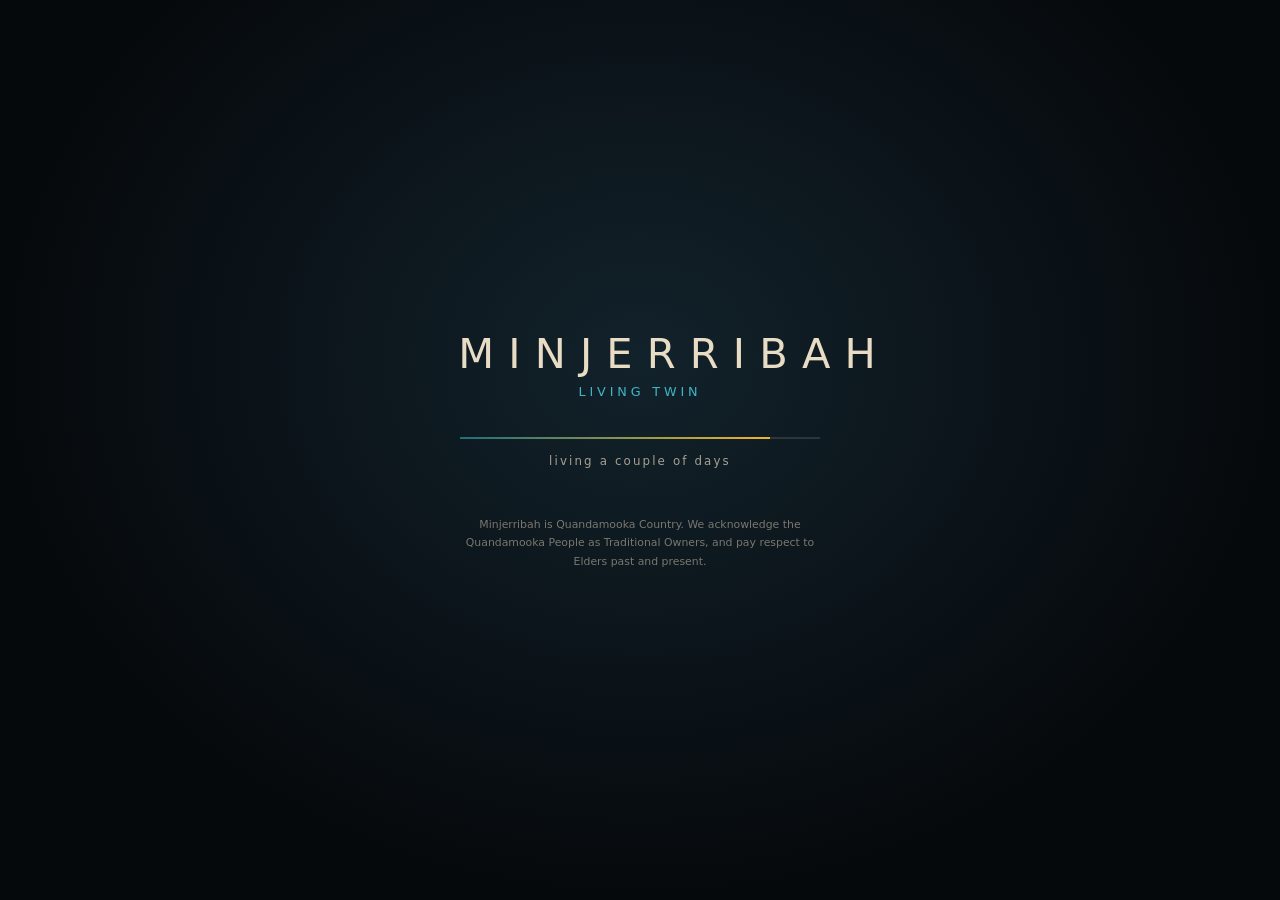
<file: index.html>
<!DOCTYPE html>
<html lang="en-AU">
<head>
<meta charset="utf-8">
<meta name="viewport" content="width=device-width, initial-scale=1, viewport-fit=cover">
<title>Minjerribah Living Twin</title>
<meta name="description" content="A living digital twin of Minjerribah / North Stradbroke Island: civic planning, island life, events, stewardship, and the works below the sand.">
<link rel="stylesheet" href="src/ui/design.css">
<link rel="stylesheet" href="src/ui/ui.css">
    <link rel="icon" type="image/png" sizes="32x32" href="assets/favicon-raster-32.png">
    <link rel="icon" type="image/png" sizes="192x192" href="assets/favicon-raster-192.png">
    <link rel="apple-touch-icon" sizes="180x180" href="assets/apple-touch-icon-raster-180.png">
</head>
<body>
<div id="boot">
  <div class="boot-inner">
    <div class="boot-mark">MINJERRIBAH</div>
    <div class="boot-sub">Living Twin</div>
    <div class="boot-bar"><i id="boot-bar-fill"></i></div>
    <div class="boot-status" id="boot-status">waking the island</div>
    <!-- Verbatim from data/lore.json acknowledgement.game_wording.short, which names the loading
         screen as where it belongs. It is repeated here rather than fetched because this markup is
         on screen before any pack has loaded. If the pack changes, change this line with it: the
         pack is the record and this is a copy. The earlier wording here was neither the short nor
         the long text and had drifted on its own. -->
    <div class="boot-ack">Minjerribah is Quandamooka Country. We acknowledge the Quandamooka People as Traditional Owners, and pay respect to Elders past and present.</div>
  </div>
</div>

<canvas id="stage" touch-action="none"></canvas>
<div id="ui-root"></div>

<script src="vendor/babylon.js"></script>
<script src="vendor/babylon.gui.js"></script>
<script src="vendor/babylon.materials.js"></script>
<!-- glTF and GLB loading. Vendored so a contributed scan can actually enter the world: docs/CAPTURE-CONTRACT.md
     described a pipeline the build could not execute, because nothing here could read a GLB. See docs/BUILDINGS.md. -->
<script src="vendor/babylon.loaders.js"></script>
<script type="module" src="src/main.js"></script>
</body>
</html>
</file>
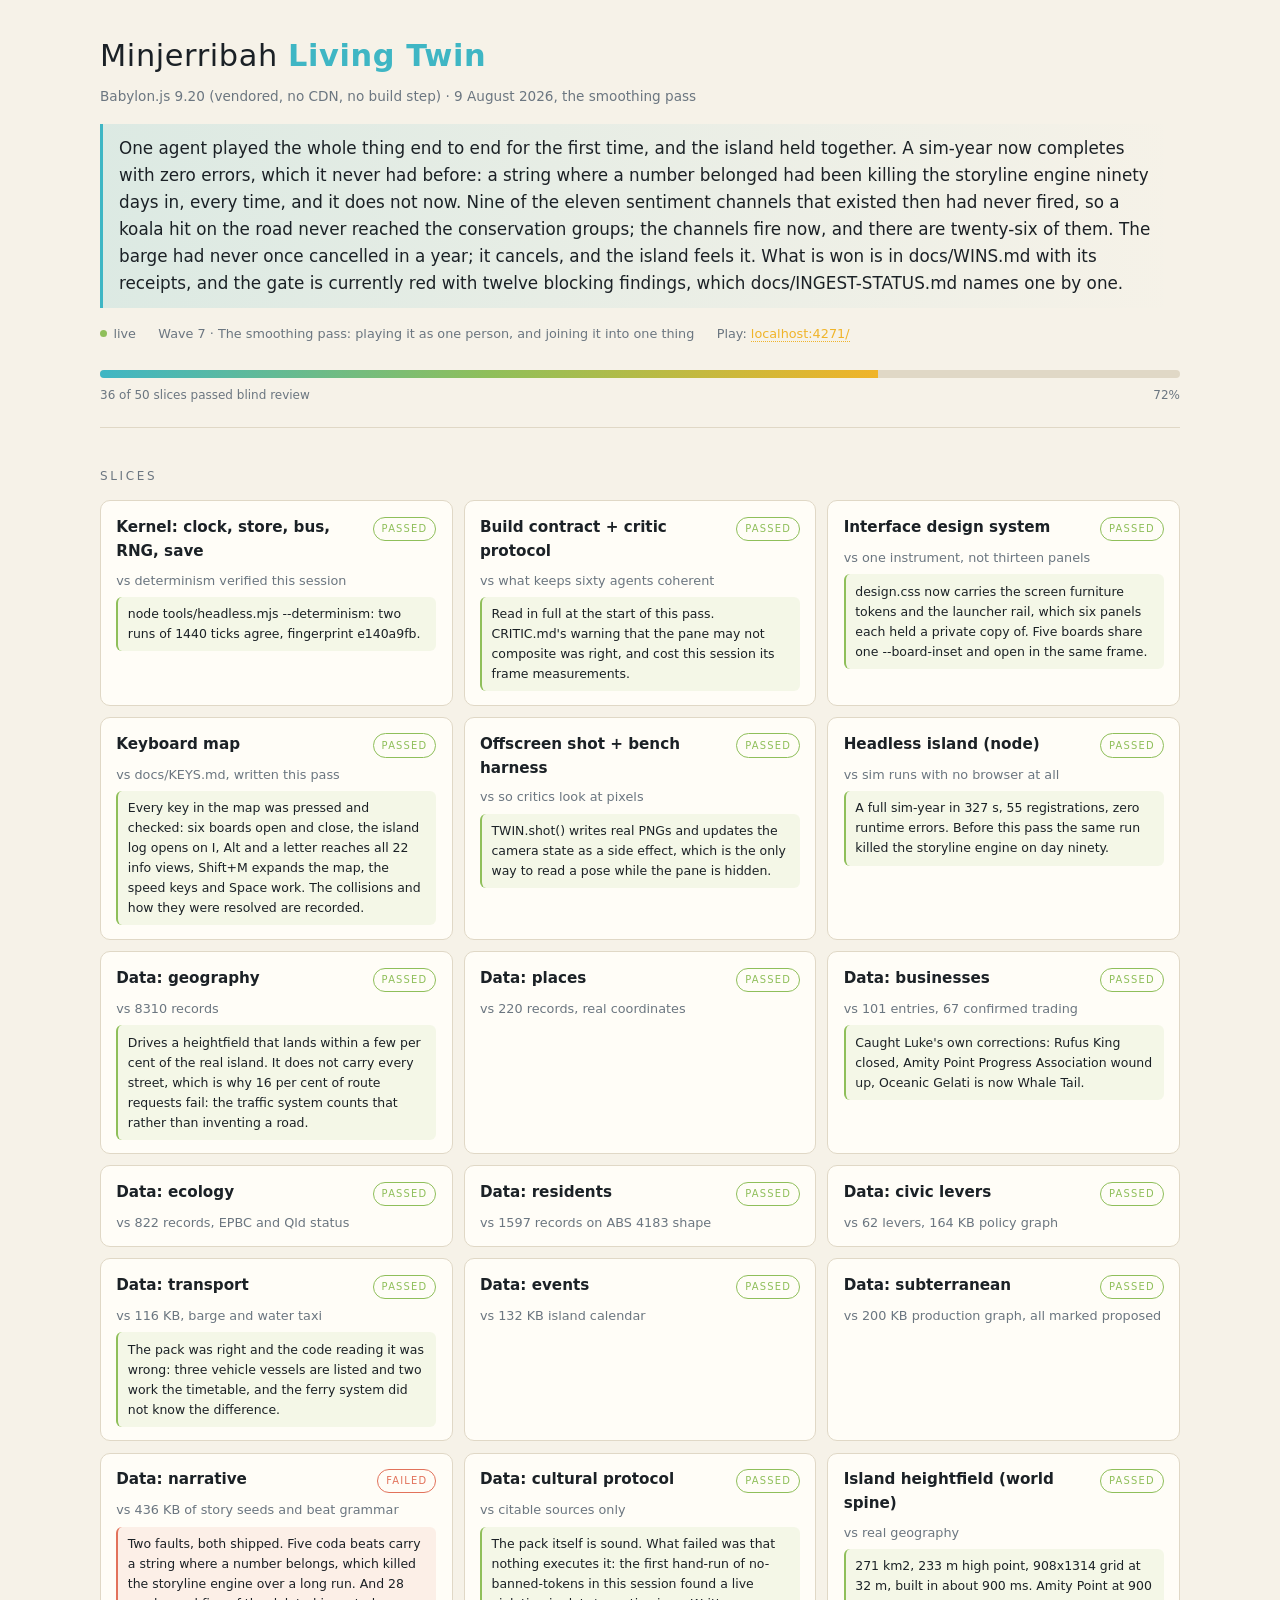
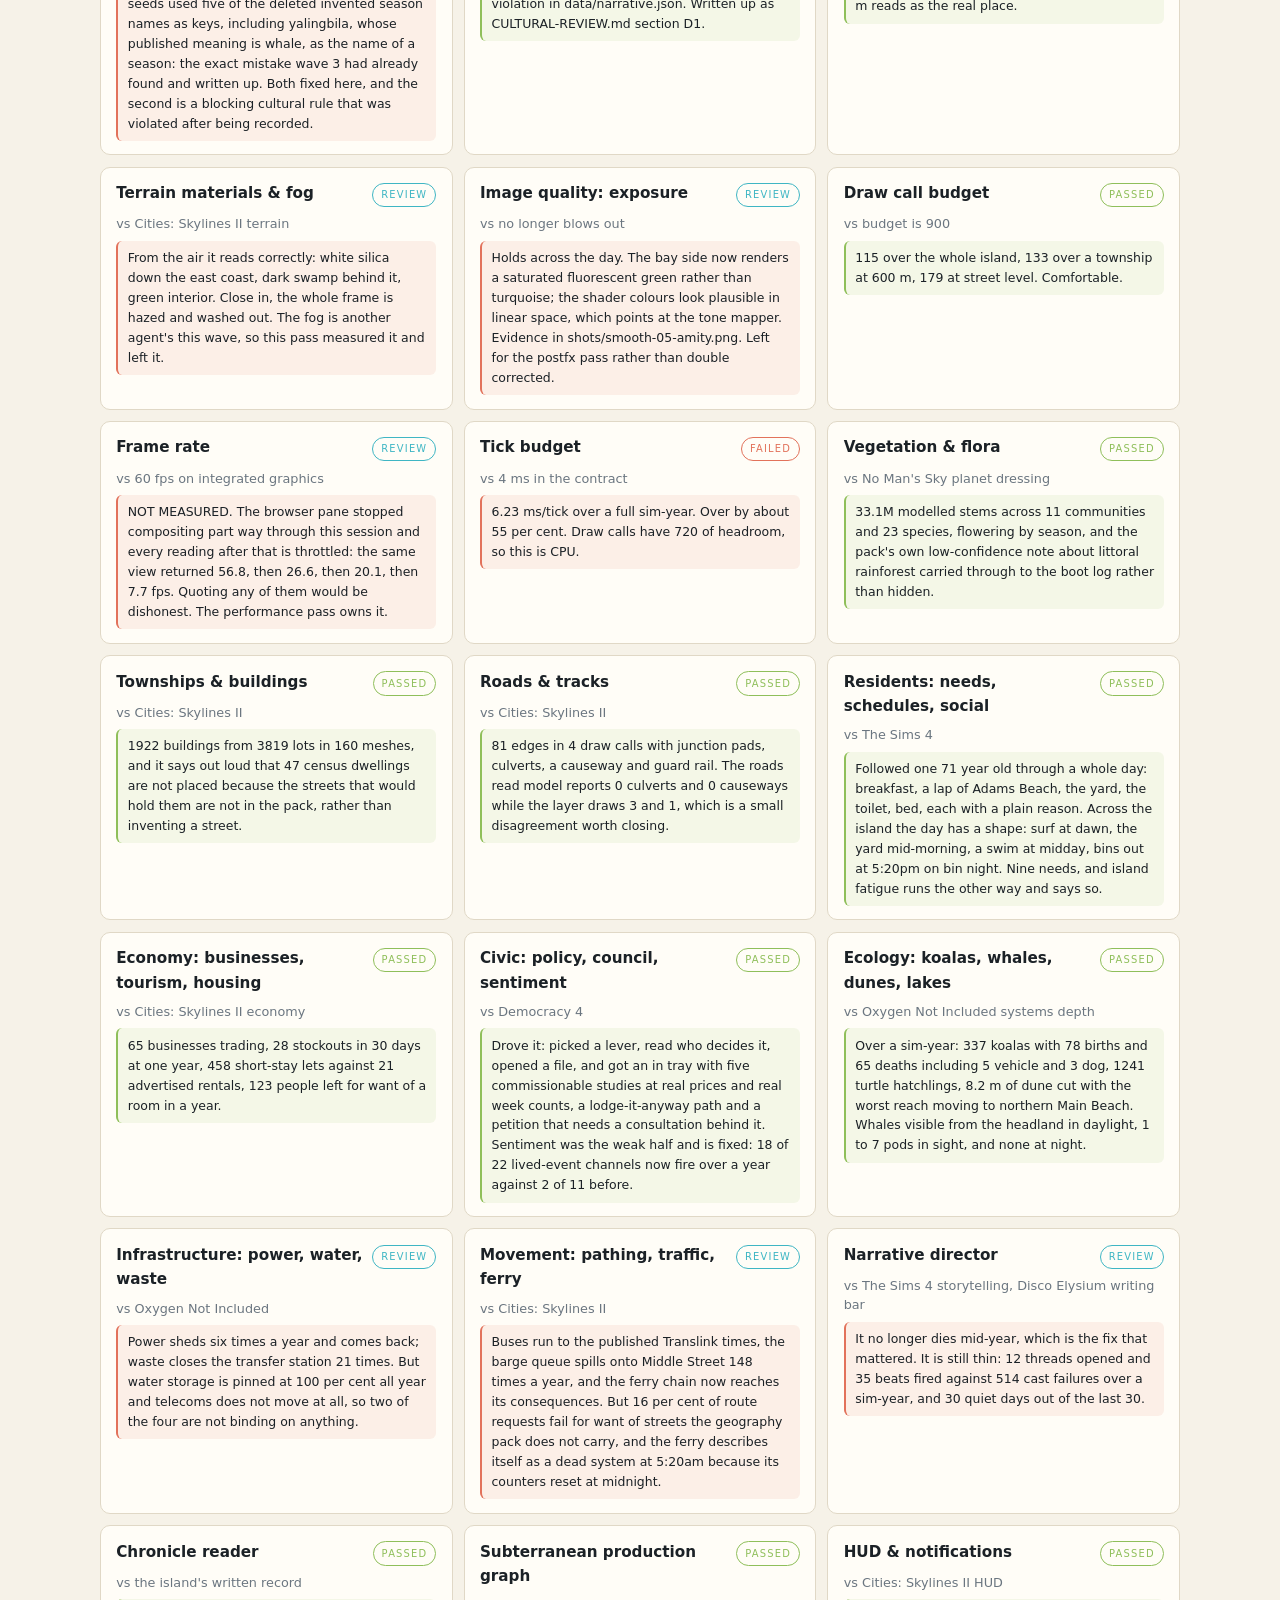
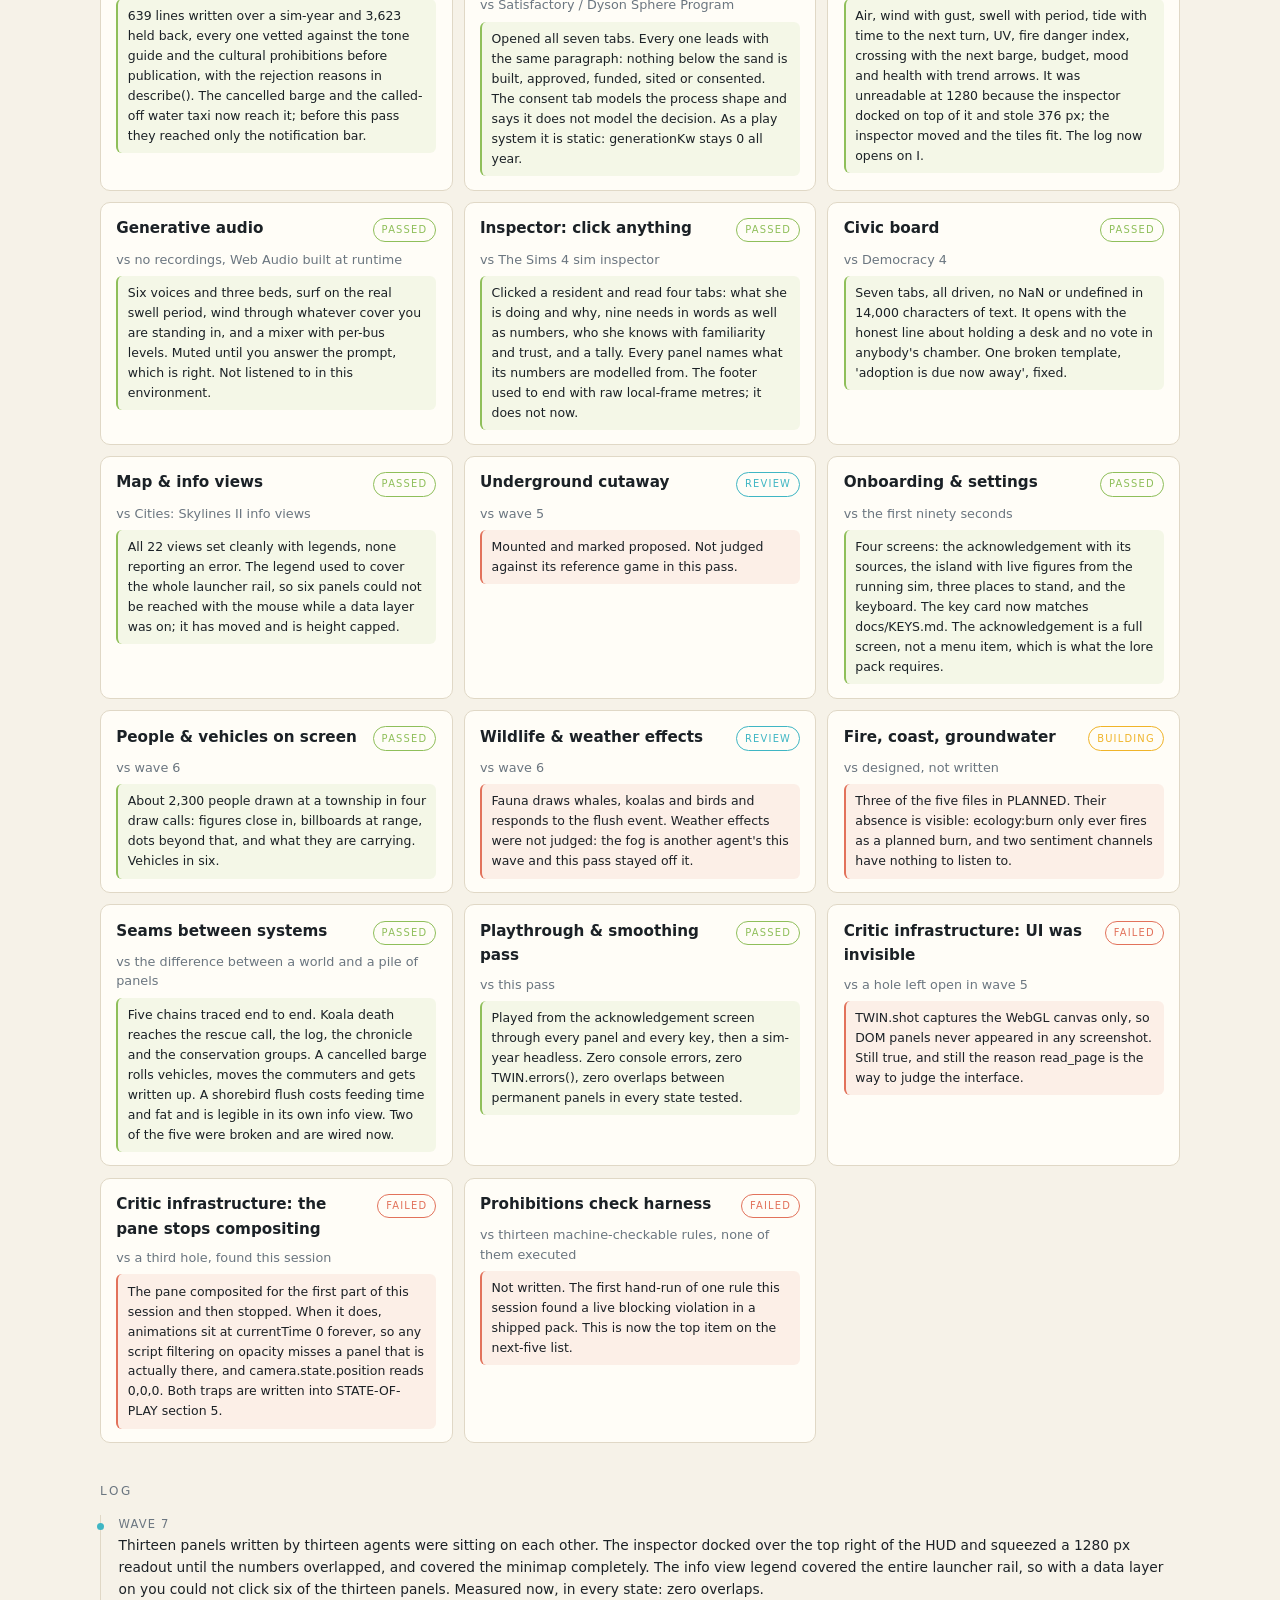
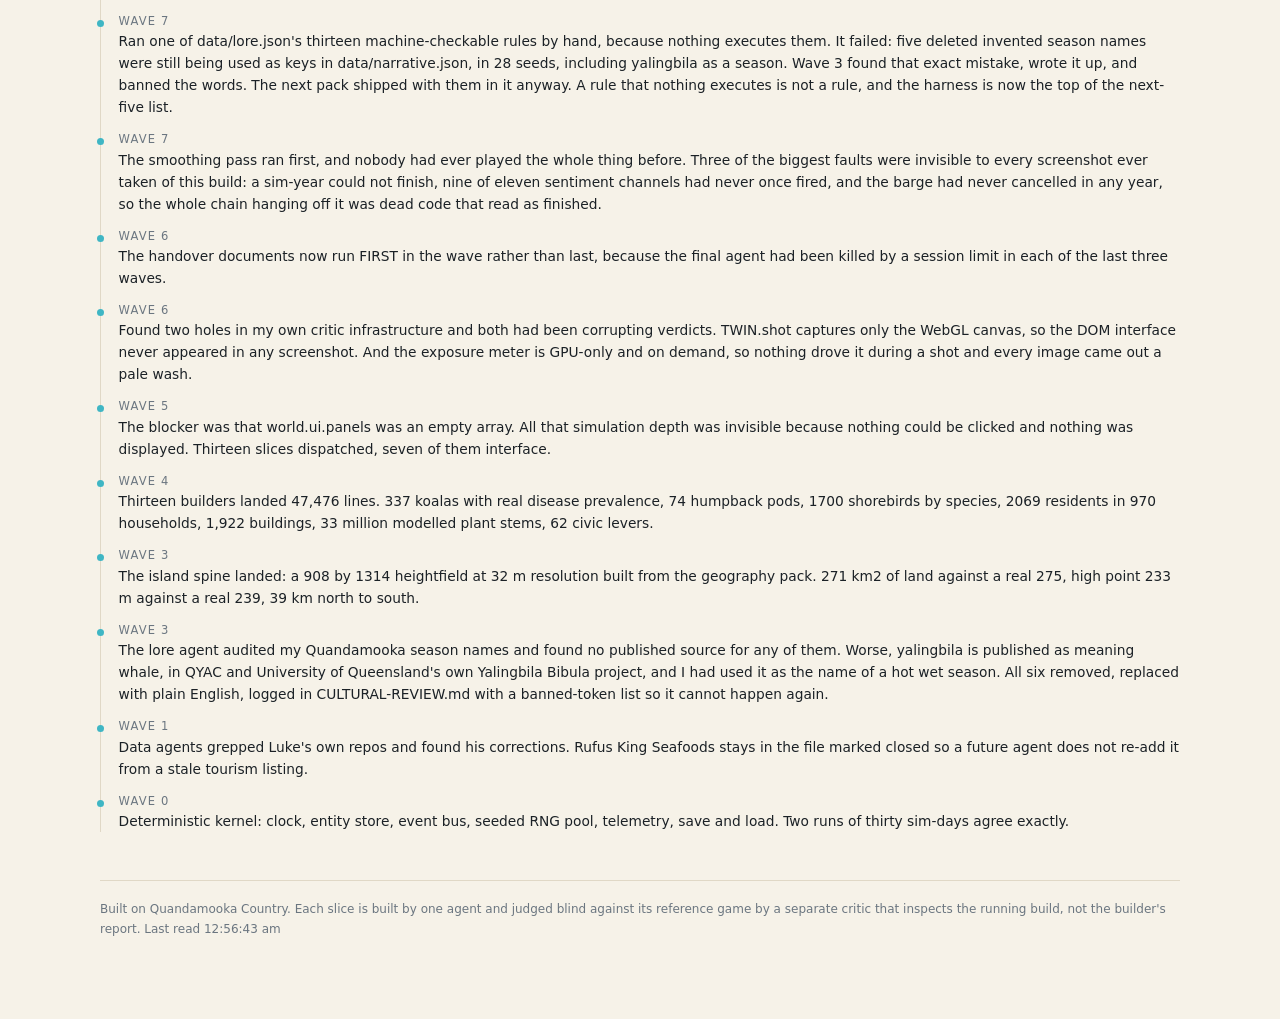
<file: progress/index.html>
<!DOCTYPE html>
<html lang="en-AU">
<head>
<meta charset="utf-8">
<meta name="viewport" content="width=device-width, initial-scale=1">
<title>Minjerribah Living Twin: build progress</title>
<style>
  :root{
    --bg:#0b0f12; --panel:#141a1f; --edge:#232c34; --text:#e7e0d2; --dim:#8e9aa3;
    --sea:#3fb6c4; --sun:#f0b429; --leaf:#8fbf5a; --coral:#e2725b; --sand:#e8dcc4;
  }
  @media (prefers-color-scheme: light){
    :root{ --bg:#f6f2e8; --panel:#fffdf7; --edge:#e0d8c6; --text:#1b2126; --dim:#6b7680; }
  }
  *{box-sizing:border-box;margin:0;padding:0}
  body{background:var(--bg);color:var(--text);font:15px/1.6 'Inter','Segoe UI',system-ui,sans-serif;padding:2rem 1.25rem 5rem}
  .wrap{max-width:1080px;margin:0 auto}
  header{border-bottom:1px solid var(--edge);padding-bottom:1.4rem;margin-bottom:1.8rem}
  h1{font-size:clamp(1.3rem,3.4vw,1.9rem);font-weight:300;letter-spacing:.02em}
  h1 b{font-weight:600;color:var(--sea)}
  .sub{color:var(--dim);font-size:.85rem;margin-top:.35rem}
  .headline{margin-top:1rem;font-size:1.05rem;color:var(--sand);background:linear-gradient(90deg,rgba(63,182,196,.14),transparent);border-left:3px solid var(--sea);padding:.7rem 1rem;border-radius:0 6px 6px 0}
  @media (prefers-color-scheme: light){ .headline{color:#1b2126} }
  .meta{display:flex;flex-wrap:wrap;gap:1.4rem;margin-top:1rem;font-size:.8rem;color:var(--dim)}
  .meta a{color:var(--sun);text-decoration:none;border-bottom:1px dotted}
  .bar{height:8px;background:var(--edge);border-radius:99px;overflow:hidden;margin:1.6rem 0 .5rem}
  .bar i{display:block;height:100%;background:linear-gradient(90deg,var(--sea),var(--leaf),var(--sun));transition:width .6s ease}
  .barlabel{font-size:.75rem;color:var(--dim);display:flex;justify-content:space-between}
  h2{font-size:.75rem;letter-spacing:.22em;text-transform:uppercase;color:var(--dim);margin:2.4rem 0 .9rem;font-weight:500}
  .grid{display:grid;grid-template-columns:repeat(auto-fill,minmax(300px,1fr));gap:.7rem}
  .slice{background:var(--panel);border:1px solid var(--edge);border-radius:10px;padding:.85rem .95rem;display:flex;flex-direction:column;gap:.45rem}
  .slice .top{display:flex;align-items:baseline;gap:.5rem}
  .slice .name{font-weight:600;font-size:.95rem;flex:1}
  .pill{font-size:.62rem;letter-spacing:.12em;text-transform:uppercase;padding:.2rem .5rem;border-radius:99px;border:1px solid currentColor;white-space:nowrap}
  .s-todo{color:var(--dim)} .s-building{color:var(--sun)} .s-review{color:var(--sea)}
  .s-passed{color:var(--leaf)} .s-failed{color:var(--coral)}
  .slice .note{font-size:.8rem;color:var(--dim);line-height:1.5}
  .rounds{display:flex;gap:3px;margin-top:.1rem}
  .rounds i{width:14px;height:5px;border-radius:2px;background:var(--edge)}
  .rounds i.lost{background:var(--coral)} .rounds i.won{background:var(--leaf)}
  .verdict{font-size:.78rem;padding:.45rem .6rem;border-radius:6px;background:rgba(226,114,91,.1);border-left:2px solid var(--coral);color:var(--text)}
  .verdict.won{background:rgba(143,191,90,.1);border-left-color:var(--leaf)}
  ol.log{list-style:none;border-left:1px solid var(--edge);padding-left:1.1rem;display:flex;flex-direction:column;gap:.75rem}
  ol.log li{position:relative;font-size:.86rem}
  ol.log li::before{content:'';position:absolute;left:-1.36rem;top:.5rem;width:7px;height:7px;border-radius:99px;background:var(--sea)}
  ol.log .at{color:var(--dim);font-size:.72rem;letter-spacing:.1em;text-transform:uppercase;display:block}
  footer{margin-top:3rem;padding-top:1.2rem;border-top:1px solid var(--edge);font-size:.75rem;color:var(--dim)}
  .live{display:inline-flex;align-items:center;gap:.4rem}
  .live i{width:7px;height:7px;border-radius:99px;background:var(--leaf);animation:p 2s infinite}
  @keyframes p{0%,100%{opacity:1}50%{opacity:.25}}
  .stale i{background:var(--coral);animation:none}
</style>
</head>
<body>
<div class="wrap">
  <header>
    <h1>Minjerribah <b>Living Twin</b></h1>
    <div class="sub" id="engine"></div>
    <div class="headline" id="headline">loading…</div>
    <div class="meta">
      <span class="live" id="live"><i></i><span id="livetext">live</span></span>
      <span id="waveName"></span>
      <span>Play: <a id="playUrl" href="http://localhost:4271/">localhost:4271</a></span>
    </div>
    <div class="bar"><i id="fill" style="width:0%"></i></div>
    <div class="barlabel"><span id="passedCount">0 slices passed</span><span id="pct">0%</span></div>
  </header>

  <h2>Slices</h2>
  <div class="grid" id="slices"></div>

  <h2>Log</h2>
  <ol class="log" id="log"></ol>

  <footer>
    Built on Quandamooka Country. Each slice is built by one agent and judged blind against its reference
    game by a separate critic that inspects the running build, not the builder's report.
    <span id="stamp"></span>
  </footer>
</div>
<script>
const STATUSES = ['todo','building','review','passed','failed'];
let lastRaw = '';
async function poll(){
  try{
    const r = await fetch('status.json?t=' + Date.now(), {cache:'no-store'});
    const raw = await r.text();
    if (raw === lastRaw) { markLive(true); return; }
    lastRaw = raw;
    render(JSON.parse(raw));
    markLive(true);
  }catch(e){ markLive(false); }
}
function markLive(ok){
  const l = document.getElementById('live');
  l.classList.toggle('stale', !ok);
  document.getElementById('livetext').textContent = ok ? 'live' : 'offline';
  document.getElementById('stamp').textContent = ' Last read ' + new Date().toLocaleTimeString('en-AU');
}
function render(d){
  document.getElementById('engine').textContent = (d.engine||'') + (d.updated? ' · ' + d.updated : '');
  document.getElementById('headline').textContent = d.headline || '';
  document.getElementById('waveName').textContent = 'Wave ' + (d.wave??0) + (d.waveName? ' · ' + d.waveName : '');
  if (d.playUrl){ const a=document.getElementById('playUrl'); a.href=d.playUrl; a.textContent=d.playUrl.replace(/^https?:\/\//,''); }

  const slices = d.slices || [];
  const passed = slices.filter(s=>s.status==='passed').length;
  const pct = slices.length ? Math.round(passed/slices.length*100) : 0;
  document.getElementById('fill').style.width = pct + '%';
  document.getElementById('passedCount').textContent = passed + ' of ' + slices.length + ' slices passed blind review';
  document.getElementById('pct').textContent = pct + '%';

  const wrap = document.getElementById('slices');
  wrap.innerHTML = '';
  for (const s of slices){
    const card = document.createElement('div'); card.className='slice';
    const top = document.createElement('div'); top.className='top';
    const name = document.createElement('span'); name.className='name'; name.textContent = s.name;
    const pill = document.createElement('span'); pill.className='pill s-'+(s.status||'todo'); pill.textContent = s.status||'todo';
    top.append(name, pill); card.append(top);
    if (s.reference){ const n=document.createElement('div'); n.className='note'; n.textContent='vs ' + s.reference; card.append(n); }
    if (s.rounds){
      const r=document.createElement('div'); r.className='rounds';
      for(let i=0;i<s.rounds;i++){ const x=document.createElement('i'); x.className = (i===s.rounds-1 && s.status==='passed')?'won':'lost'; r.append(x); }
      card.append(r);
    }
    if (s.verdict){ const v=document.createElement('div'); v.className='verdict' + (s.status==='passed'?' won':''); v.textContent=s.verdict; card.append(v); }
    wrap.append(card);
  }

  const log = document.getElementById('log');
  log.innerHTML='';
  for (const e of (d.log||[]).slice().reverse()){
    const li=document.createElement('li');
    const at=document.createElement('span'); at.className='at'; at.textContent=e.at||'';
    li.append(at, document.createTextNode(e.text));
    log.append(li);
  }
}
poll(); setInterval(poll, 3000);
</script>
</body>
</html>
</file>
<file: src/ui/design.css>
/* ============================================================================
   Minjerribah Living Twin: interface design system.

   Every panel uses these tokens and these primitives. If you need a new colour,
   a new radius or a new shadow, add it here rather than in your panel, or the
   interface stops being one instrument and becomes fourteen.

   The look: a civic instrument made of sea glass and sand. Dark, calm, dense
   where it needs to be, quiet everywhere else. The island is the bright thing
   on screen; the interface is the frame around it and never competes.
   ============================================================================ */

:root {
  /* Surfaces: layered glass over the world, not opaque boxes that hide it */
  --s-0: rgba(10, 14, 17, 0.58);   /* scrim over the world */
  --s-1: rgba(16, 21, 25, 0.82);   /* panel */
  --s-2: rgba(24, 31, 36, 0.94);   /* raised: menus, tooltips */
  --s-3: rgba(33, 42, 48, 0.98);   /* modal */
  --s-sunk: rgba(6, 9, 11, 0.5);   /* wells, tracks, inputs */

  --edge: rgba(232, 220, 196, 0.13);
  --edge-strong: rgba(232, 220, 196, 0.26);
  --edge-focus: rgba(63, 182, 196, 0.7);

  /* Type */
  --t-hi: #f2ebdc;
  --t: #ddd4c2;
  --t-dim: #9aa3a8;
  --t-faint: #6d767c;
  --t-on-accent: #08110f;

  /* Island palette. Named for what they are, used for what they mean. */
  --sea: #3fb6c4;          /* primary accent, information, the bay */
  --sea-deep: #1c6c78;
  --sun: #f0b429;          /* warning, money, warmth, attention */
  --sun-deep: #a8760d;
  --coral: #e2725b;        /* danger, loss, refusal */
  --leaf: #8fbf5a;         /* good, growth, approval */
  --leaf-deep: #4e7a2c;
  --sand: #e8dcc4;         /* neutral highlight, the island itself */
  --heath: #b48ac4;        /* culture, story, the drama layer */
  --iron: #8c99a3;         /* infrastructure, the built layer */

  /* Semantic */
  --ok: var(--leaf);
  --warn: var(--sun);
  --bad: var(--coral);
  --info: var(--sea);

  /* Geometry. Small radii: this is an instrument, not a toy. */
  --r-1: 3px;
  --r-2: 6px;
  --r-3: 10px;
  --r-pill: 99px;

  /* Space, on a 4px rhythm */
  --sp-1: 4px; --sp-2: 8px; --sp-3: 12px; --sp-4: 16px; --sp-5: 24px; --sp-6: 32px; --sp-7: 48px;

  /* Type scale */
  --f-ui: 'Inter', 'Segoe UI', system-ui, -apple-system, sans-serif;
  --f-num: 'SF Mono', 'Cascadia Mono', 'Roboto Mono', ui-monospace, monospace;
  --fs-micro: 10px;
  --fs-label: 11px;
  --fs-sm: 12px;
  --fs-base: 13px;
  --fs-lg: 15px;
  --fs-xl: 19px;
  --fs-display: 28px;

  --shadow-1: 0 2px 8px rgba(0,0,0,.35);
  --shadow-2: 0 8px 28px rgba(0,0,0,.5);
  --shadow-3: 0 20px 60px rgba(0,0,0,.62);
  --glow-sea: 0 0 0 1px rgba(63,182,196,.35), 0 0 18px rgba(63,182,196,.18);

  /* Screen furniture. Where the permanent panels live, in one place, so that two panels written
     by two different hands never claim the same rectangle. Anything that docks itself reads these
     rather than guessing. The bar across the top publishes --hud-height from src/ui/panels/hud.js.
       gutter        the margin every docked panel keeps from the edge of the screen
       insp-width    the right hand inspector column
       bottom-chrome the camera modes, the place shortcuts and the place readout above them
       map-right     puts the minimap clear to the left of the inspector column
       board-inset   every full screen board sits this far in, so they all open in the same frame */
  /* The bar across the top re-publishes this from src/ui/panels/hud.js, including its own
     narrow-screen value. Declared here too so that anything docking under the bar still lands
     somewhere sensible if the bar itself never mounts. */
  --hud-height: 74px;
  --gutter: 16px;
  --insp-width: 376px;
  --bottom-chrome: 96px;
  --map-right: calc(var(--gutter) + var(--insp-width) + 12px);
  --map-bottom: calc(var(--bottom-chrome) + 8px);
  --board-inset: 2.6vh 2.2vw;

  --blur: blur(14px) saturate(1.15);
  --ease: cubic-bezier(.22,.61,.36,1);
  --ease-out: cubic-bezier(.16,1,.3,1);
  --fast: .12s;
  --med: .24s;
  --slow: .45s;
}

/* ---- Panel ------------------------------------------------------------- */
.panel {
  background: var(--s-1);
  backdrop-filter: var(--blur);
  -webkit-backdrop-filter: var(--blur);
  border: 1px solid var(--edge);
  border-radius: var(--r-3);
  box-shadow: var(--shadow-2);
  color: var(--t);
  font: var(--fs-base)/1.5 var(--f-ui);
  overflow: hidden;
}
.panel-head {
  display: flex; align-items: center; gap: var(--sp-2);
  padding: var(--sp-3) var(--sp-4);
  border-bottom: 1px solid var(--edge);
  background: linear-gradient(180deg, rgba(255,255,255,.035), transparent);
}
.panel-title {
  flex: 1; font-size: var(--fs-label); letter-spacing: .16em; text-transform: uppercase;
  color: var(--t-dim); font-weight: 600;
}
.panel-body { padding: var(--sp-4); }
.panel-body.dense { padding: var(--sp-2) var(--sp-3); }
.panel.floating { position: absolute; }

/* ---- Buttons ----------------------------------------------------------- */
.btn {
  appearance: none; border: 1px solid var(--edge-strong); background: var(--s-sunk);
  color: var(--t); font: 600 var(--fs-sm)/1 var(--f-ui); letter-spacing: .04em;
  padding: var(--sp-2) var(--sp-3); border-radius: var(--r-2); cursor: pointer;
  display: inline-flex; align-items: center; gap: var(--sp-2);
  transition: background var(--fast) var(--ease), border-color var(--fast), transform var(--fast), color var(--fast);
  white-space: nowrap;
}
.btn:hover { background: rgba(63,182,196,.14); border-color: rgba(63,182,196,.5); color: var(--t-hi); }
.btn:active { transform: translateY(1px); }
.btn:focus-visible { outline: none; box-shadow: var(--glow-sea); }
.btn[aria-pressed="true"], .btn.on { background: var(--sea); border-color: var(--sea); color: var(--t-on-accent); }
.btn[disabled] { opacity: .35; cursor: not-allowed; }
.btn.ghost { background: transparent; border-color: transparent; color: var(--t-dim); }
.btn.ghost:hover { color: var(--t-hi); background: rgba(255,255,255,.06); }
.btn.danger:hover { background: rgba(226,114,91,.16); border-color: var(--coral); }
.btn.icon { padding: var(--sp-2); width: 30px; height: 30px; justify-content: center; }
.btn-row { display: flex; gap: var(--sp-2); flex-wrap: wrap; }

/* ---- Readouts: numbers are the point, so they get real typography ------- */
.readout { display: flex; flex-direction: column; gap: 1px; min-width: 0; }
.readout .k { font-size: var(--fs-micro); letter-spacing: .14em; text-transform: uppercase; color: var(--t-faint); }
.readout .v { font: 400 var(--fs-lg)/1.1 var(--f-num); color: var(--t-hi); font-variant-numeric: tabular-nums; }
.readout .v small { font-size: .62em; color: var(--t-dim); margin-left: 2px; }
.readout.big .v { font-size: var(--fs-display); font-weight: 300; }
.readout.good .v { color: var(--leaf); } .readout.warn .v { color: var(--sun); } .readout.bad .v { color: var(--coral); }

/* ---- Meters ------------------------------------------------------------ */
.meter { height: 4px; background: var(--s-sunk); border-radius: var(--r-pill); overflow: hidden; position: relative; }
.meter > i { display: block; height: 100%; background: var(--sea); border-radius: var(--r-pill); transition: width var(--med) var(--ease); }
.meter.good > i { background: var(--leaf); } .meter.warn > i { background: var(--sun); } .meter.bad > i { background: var(--coral); }
.meter .target { position: absolute; top: -2px; bottom: -2px; width: 1px; background: var(--t-dim); }
.meter.thick { height: 8px; }

/* ---- Tabs -------------------------------------------------------------- */
.tabs { display: flex; gap: 0; border-bottom: 1px solid var(--edge); }
.tabs button {
  appearance: none; background: none; border: none; border-bottom: 2px solid transparent;
  color: var(--t-faint); font: 600 var(--fs-sm)/1 var(--f-ui); letter-spacing: .08em;
  padding: var(--sp-3) var(--sp-3); cursor: pointer; transition: color var(--fast), border-color var(--fast);
}
.tabs button:hover { color: var(--t); }
.tabs button.on { color: var(--sea); border-bottom-color: var(--sea); }

/* ---- Lists and rows ---------------------------------------------------- */
.rows { display: flex; flex-direction: column; }
.row {
  display: flex; align-items: center; gap: var(--sp-3);
  padding: var(--sp-2) var(--sp-3); border-radius: var(--r-2);
  transition: background var(--fast); cursor: default;
}
.row.pick { cursor: pointer; }
.row.pick:hover { background: rgba(255,255,255,.055); }
.row.on { background: rgba(63,182,196,.14); box-shadow: inset 2px 0 0 var(--sea); }
.row .lead { flex: 1; min-width: 0; }
.row .name { color: var(--t-hi); font-weight: 500; white-space: nowrap; overflow: hidden; text-overflow: ellipsis; }
.row .sub { font-size: var(--fs-sm); color: var(--t-faint); white-space: nowrap; overflow: hidden; text-overflow: ellipsis; }
.row .num { font: var(--fs-sm)/1 var(--f-num); color: var(--t); font-variant-numeric: tabular-nums; }

/* ---- Chips and tags ---------------------------------------------------- */
.chip {
  display: inline-flex; align-items: center; gap: 4px;
  font: 600 var(--fs-micro)/1 var(--f-ui); letter-spacing: .1em; text-transform: uppercase;
  padding: 3px 7px; border-radius: var(--r-pill); border: 1px solid currentColor; opacity: .95;
}
.chip.sea { color: var(--sea); } .chip.sun { color: var(--sun); } .chip.coral { color: var(--coral); }
.chip.leaf { color: var(--leaf); } .chip.heath { color: var(--heath); } .chip.iron { color: var(--iron); }
.chip.solid { border-color: transparent; background: currentColor; }
.chip.solid span { color: var(--t-on-accent); }

/* ---- Tooltip ----------------------------------------------------------- */
.tip {
  position: fixed; z-index: 60; pointer-events: none; max-width: 320px;
  background: var(--s-2); backdrop-filter: var(--blur); border: 1px solid var(--edge-strong);
  border-radius: var(--r-2); box-shadow: var(--shadow-2); padding: var(--sp-2) var(--sp-3);
  font-size: var(--fs-sm); line-height: 1.5; color: var(--t);
  opacity: 0; transform: translateY(4px); transition: opacity var(--fast), transform var(--fast);
}
.tip.show { opacity: 1; transform: none; }
.tip h5 { font-size: var(--fs-base); color: var(--t-hi); margin-bottom: 2px; }
.tip .why { color: var(--t-faint); font-size: var(--fs-micro); margin-top: var(--sp-2);
  padding-top: var(--sp-2); border-top: 1px solid var(--edge); }

/* ---- Scrollbars: thin, so dense panels stay calm ----------------------- */
.scroll { overflow-y: auto; scrollbar-width: thin; scrollbar-color: var(--edge-strong) transparent; }
.scroll::-webkit-scrollbar { width: 8px; height: 8px; }
.scroll::-webkit-scrollbar-track { background: transparent; }
.scroll::-webkit-scrollbar-thumb { background: var(--edge-strong); border-radius: var(--r-pill); border: 2px solid transparent; background-clip: content-box; }

/* ---- Motion: the interface moves like water, not like a spring toy ----- */
@keyframes slide-up { from { opacity: 0; transform: translateY(10px); } to { opacity: 1; transform: none; } }
@keyframes fade-in { from { opacity: 0; } to { opacity: 1; } }
@keyframes pulse-ring { 0% { box-shadow: 0 0 0 0 rgba(63,182,196,.5); } 70% { box-shadow: 0 0 0 12px rgba(63,182,196,0); } 100% { box-shadow: 0 0 0 0 rgba(63,182,196,0); } }
.enter { animation: slide-up var(--med) var(--ease-out) both; }
.enter-fade { animation: fade-in var(--med) var(--ease) both; }
.attention { animation: pulse-ring 2s var(--ease) infinite; }

@media (prefers-reduced-motion: reduce) {
  *, *::before, *::after { animation-duration: .01ms !important; transition-duration: .01ms !important; }
}

/* ---- Layout anchors: where panels live. Keep the middle of the screen clear. */
.anchor-tl { position: absolute; top: var(--sp-4); left: var(--sp-4); }
.anchor-tr { position: absolute; top: var(--sp-4); right: var(--sp-4); }
.anchor-bl { position: absolute; bottom: var(--sp-4); left: var(--sp-4); }
.anchor-br { position: absolute; bottom: var(--sp-4); right: var(--sp-4); }
.anchor-tc { position: absolute; top: var(--sp-4); left: 50%; transform: translateX(-50%); }
.anchor-bc { position: absolute; bottom: var(--sp-4); left: 50%; transform: translateX(-50%); }

/* ---- The launcher rail -------------------------------------------------
   The column of buttons that opens the full boards. Six panels each contain a rail() helper that
   builds it if it does not exist yet, and each of them used to carry its own copy of this CSS: six
   copies of one rule, guarded by a shared style id so that whichever panel loaded first silently
   decided the layout for the other five. It lives here now, once.

   Top left rather than vertically centred. Centred, it sat straight across the middle of the left
   edge, which is where the info view legend and the island log both open, and the legend covered
   the whole rail whenever a data layer was on. Top left it is a control cluster under the bar, and
   the bottom left belongs to the log. */
#twin-rail {
  position: absolute; left: var(--sp-3); top: calc(var(--hud-height) + var(--sp-3));
  display: flex; flex-direction: column; gap: var(--sp-2); z-index: 20;
}
.rail-btn {
  position: relative; width: 116px; justify-content: flex-start; letter-spacing: .1em;
  font-size: var(--fs-micro); text-transform: uppercase; padding: var(--sp-3) var(--sp-3);
}
.rail-btn .dot {
  position: absolute; top: -5px; right: -5px; min-width: 17px; height: 17px; padding: 0 4px;
  border-radius: var(--r-pill); background: var(--sun); color: var(--t-on-accent);
  font: 700 10px/17px var(--f-num); text-align: center;
}
.rail-btn .dot:empty { display: none; }
@media (max-width: 860px) { #twin-rail { left: var(--sp-2); gap: 4px; } .rail-btn { width: 96px; } }

/* Small screens: panels dock instead of floating. */
@media (max-width: 860px) {
  .panel.floating { position: fixed; left: var(--sp-2); right: var(--sp-2); width: auto !important; }
  .anchor-tl, .anchor-tr { top: var(--sp-2); }
  .anchor-bl, .anchor-br { bottom: var(--sp-2); }
}

.sr-only { position: absolute; width: 1px; height: 1px; padding: 0; margin: -1px; overflow: hidden; clip: rect(0,0,0,0); white-space: nowrap; border: 0; }
</file>
<file: src/ui/ui.css>
/* Base shell only. Panel styling lives with each UI module. */
:root {
  --sand: #e8dcc4;
  --sand-deep: #cbb896;
  --ink: #14181c;
  --ink-soft: #2a3138;
  --sea: #1f6f7a;
  --sea-bright: #3fb6c4;
  --sun: #f0b429;
  --coral: #e2725b;
  --leaf: #6f8f4a;
  --panel: rgba(18, 22, 26, 0.86);
  --panel-edge: rgba(232, 220, 196, 0.16);
  --text: #eee6d6;
  --text-dim: #a8a091;
  --font: 'Inter', 'Segoe UI', system-ui, -apple-system, sans-serif;
  --font-display: 'Inter', 'Segoe UI', system-ui, sans-serif;
}

* { box-sizing: border-box; margin: 0; padding: 0; }
html, body { height: 100%; overflow: hidden; background: #06090c; }
body { font-family: var(--font); color: var(--text); -webkit-font-smoothing: antialiased; }

#stage { position: fixed; inset: 0; width: 100%; height: 100%; display: block; outline: none; touch-action: none; }
#ui-root { position: fixed; inset: 0; pointer-events: none; z-index: 10; }
#ui-root > * { pointer-events: auto; }

/* A closed board does not take clicks, and this rule is why.
   Every full-screen board and its scrim declares `pointer-events: none` in its own base class and
   `auto` on `.on`. That was correct and it never worked, because `#ui-root > *` above is one id
   selector, specificity (1,0,0), and a class like `.sub-board` is (0,1,0). The blanket rule won, so
   all six closed boards and all six closed scrims sat over the island as invisible full-screen click
   shields at z-index 40 and 41. The symptoms were that the rail buttons appeared dead, and that an
   open board's own tabs could not be clicked because a different board's closed scrim lay on top.
   The attribute-plus-:not form below is (1,2,0) and wins, and it needs no change in fourteen panels.
   If you add a new board, name it `*-board` with a `*-scrim` and it is covered. */
#ui-root > [class*="-board"]:not(.on),
#ui-root > [class*="-scrim"]:not(.on) { pointer-events: none; }

#boot {
  position: fixed; inset: 0; z-index: 100;
  display: grid; place-items: center;
  background: radial-gradient(ellipse at 50% 40%, #12222b 0%, #06090c 70%);
  transition: opacity .8s ease, visibility .8s;
}
#boot.gone { opacity: 0; visibility: hidden; }
.boot-inner { text-align: center; max-width: 42ch; padding: 2rem; }
.boot-mark { font-size: clamp(1.6rem, 5vw, 2.6rem); letter-spacing: .34em; font-weight: 200; color: var(--sand); }
.boot-sub { font-size: .8rem; letter-spacing: .3em; color: var(--sea-bright); margin-top: .4rem; text-transform: uppercase; }
.boot-bar { margin: 2.4rem auto 0; width: min(360px, 70vw); height: 2px; background: rgba(232,220,196,.14); overflow: hidden; }
.boot-bar i { display: block; height: 100%; width: 0%; background: linear-gradient(90deg, var(--sea), var(--sun)); transition: width .35s ease; }
.boot-status { margin-top: .9rem; font-size: .74rem; letter-spacing: .18em; color: var(--text-dim); text-transform: lowercase; min-height: 1.2em; }
.boot-ack { margin-top: 3rem; font-size: .68rem; line-height: 1.7; color: rgba(168,160,145,.7); }
</file>
